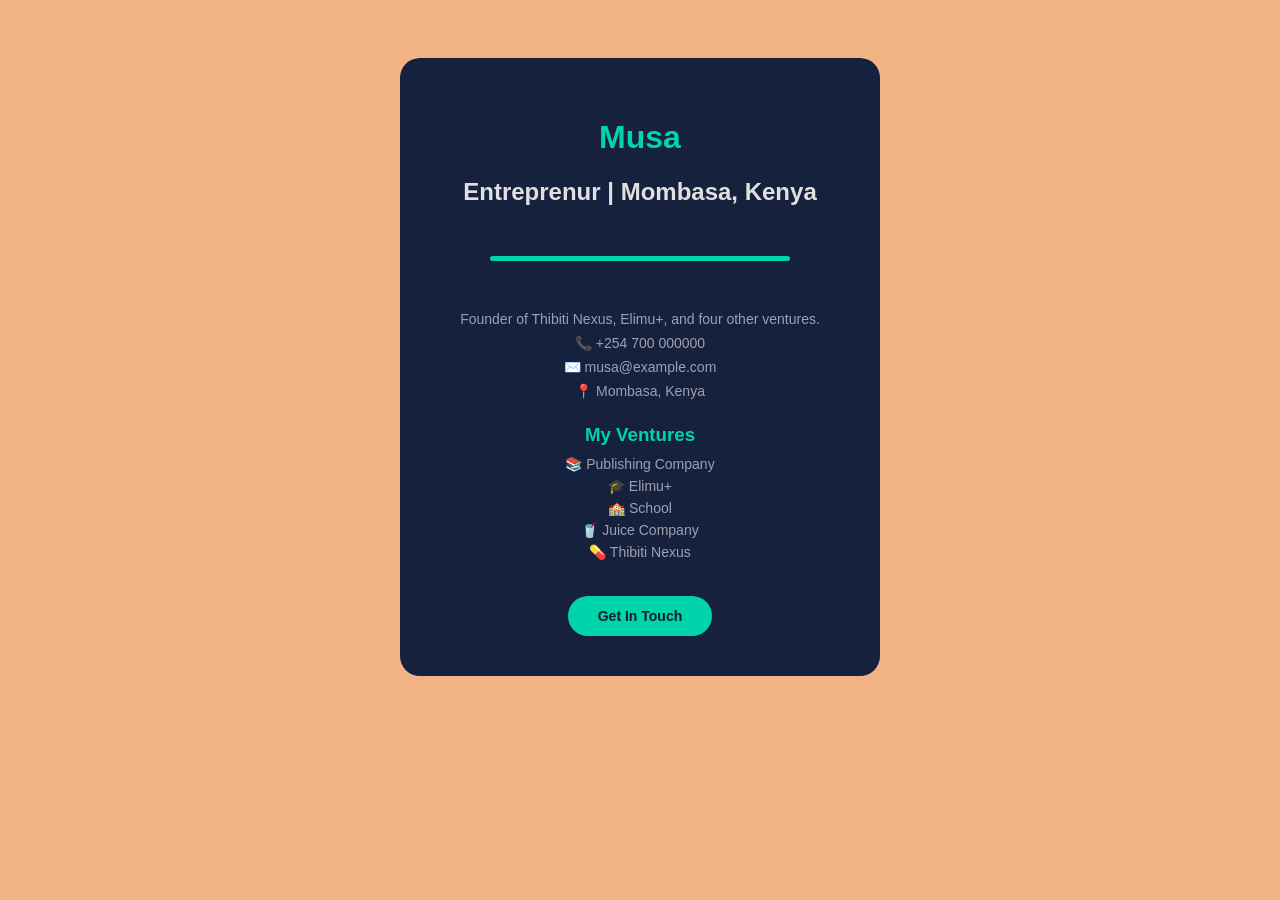
<file: Claude lessons/index.html>
<!DOCTYPE html>
<html lang="en">
<head>
    <meta charset="UTF-8">
    <meta name="viewport" content="width=device-width, initial-scale=1.0">
    <title>Musa | Business Card</title>
    <link rel="stylesheet" href="styles.css">
</head>
<body>
    <div class="card">
        <h1>Musa</h1>
        <h2>Entreprenur | Mombasa, Kenya</h2>
            <hr class="divider">
    <div class="contact">
        <p>Founder of Thibiti Nexus, Elimu+, and four other ventures.</p>
        <p>📞 +254 700 000000</p>
        <p>✉️ musa@example.com</p>
        <p>📍 Mombasa, Kenya</p> 
    </div>
    <div class="businesses">
        <h3>My Ventures</h3>
        <p>📚 Publishing Company</p>
        <p>🎓 Elimu+</p>
        <p>🏫 School</p>
        <p>🥤 Juice Company</p>
        <p>💊 Thibiti Nexus</p>
        <a class="button" href="mailto:musa@example.com">Get In Touch</a>
    </div>
    </div> 
</body>
</html>
</file>
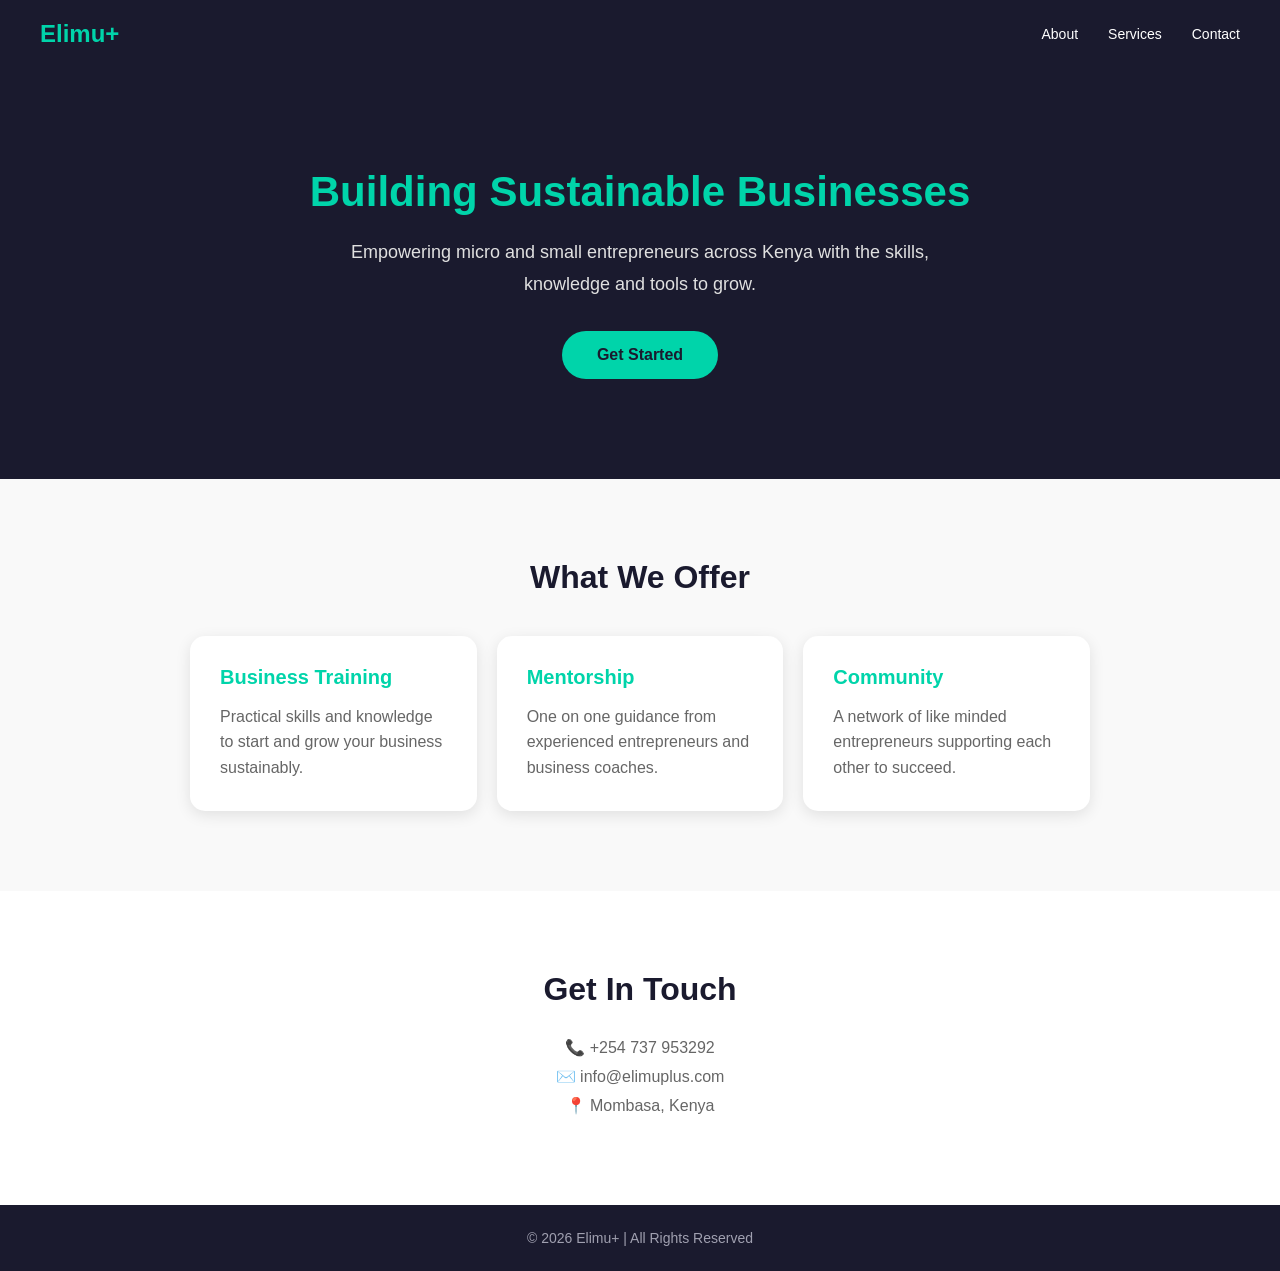
<file: elimu-plus/index.html>
<!DOCTYPE html>
<html lang="en">
<head>
    <meta charset="UTF-8">
    <meta name="viewport" content="width=device-width, initial-scale=1.0">
    <title>Elimu+ | Building Sustainable Businesses</title>
    <link rel="stylesheet" href="css/styles.css">
  </head>

<body>
    <header>
        <nav>
            <h1>Elimu+</h1>
            <ul>
                <li><a href="#about">About</a></li>
                <li><a href="#services">Services</a></li>
                <li><a href="#contact">Contact</a></li>
            </ul>
        </nav>
    </header>

    <section id="hero">
        <h2>Building Sustainable Businesses</h2>
        <p>Empowering micro and small entrepreneurs across Kenya with the skills, knowledge and tools to grow.</p>
        <a class="button" href="#contact">Get Started</a>
    </section>

    <section id="services">
        <h2>What We Offer</h2>
        <div class="services-grid">
            <div class="service-card">
                <h3>Business Training</h3>
                <p>Practical skills and knowledge to start and grow your business sustainably.</p>
            </div>
            <div class="service-card">
                <h3>Mentorship</h3>
                <p>One on one guidance from experienced entrepreneurs and business coaches.</p>
            </div>
            <div class="service-card">
                <h3>Community</h3>
                <p>A network of like minded entrepreneurs supporting each other to succeed.</p>
            </div>
        </div>
    </section>

    <section id="contact">
        <h2>Get In Touch</h2>
        <p>📞 +254 737 953292</p>
        <p>✉️ info@elimuplus.com</p>
        <p>📍 Mombasa, Kenya</p>
    </section>

    <footer>
        <p>© 2026 Elimu+ | All Rights Reserved</p>
    </footer>
</body>
</html>
</file>
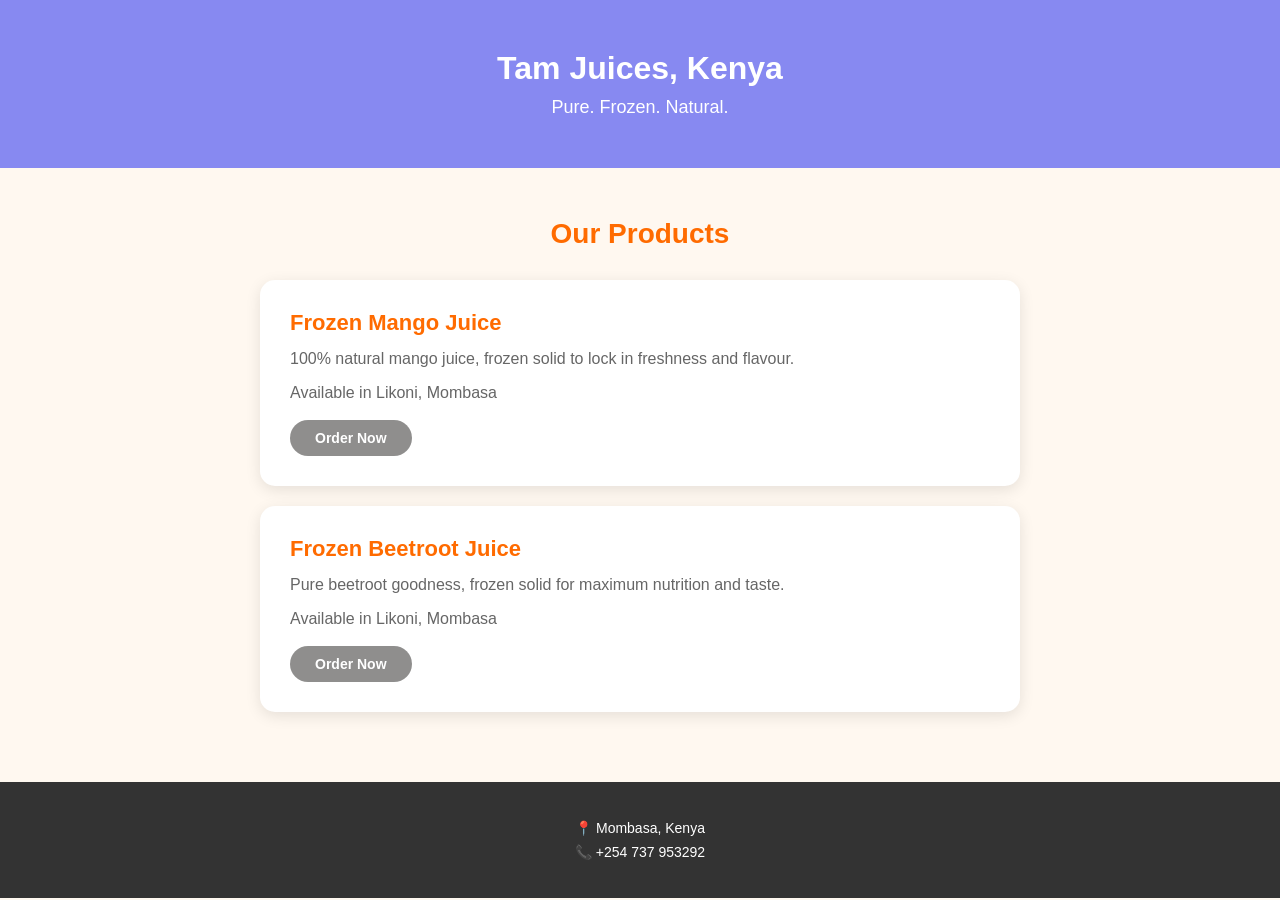
<file: Tam Juices/index.html>
<!DOCTYPE html>
<html lang="en">
<head>
    <meta charset="UTF-8">
    <meta name="viewport" content="width=device-width, initial-scale=1.0">
    <title>Tam Juices Kenya</title>
    <link rel="stylesheet" href="css/styles.css">
</head>
<body>
    
    <header>
      <h1>Tam Juices, Kenya</h1>
      <p>Pure. Frozen. Natural.</p>
    </header>

    <section>
      <h2>Our Products</h2>

      <div class="product">
        <h3>Frozen Mango Juice</h3>
        <p>100% natural mango juice, frozen solid to lock in freshness and flavour.</p>
        <p>Available in Likoni, Mombasa</p>
        <a class="button" href="tel:+254737953292">Order Now</a>
      </div>

      <div class="product">
        <h3>Frozen Beetroot Juice</h3>
        <p>Pure beetroot goodness, frozen solid for maximum nutrition and taste.</p>
        <p>Available in Likoni, Mombasa</p>
        <a class="button" href="tel:+254737953292">Order Now</a>
      </div>

    </section>

    <footer>
      <p>📍 Mombasa, Kenya</p>
      <p>📞 +254 737 953292</p>
    </footer>

</body>
</html>
</file>
<file: Claude lessons/styles.css>
body {
    background-color: #f2b484;
    color: white;
    font-family: Arial, sans-serif;
    text-align: center;
    padding: 50px;
}

h1{
    color:#00d4aa ;
}

h2{
    color: #e0e0e0;
}

.card{
    background-color: #16213e;
    border-radius: 20px;
    padding: 40px;
    max-width: 400px;
    margin: auto;
    text-align: center;
}

.divider {
    border: none;
    border-top: 5px solid #00d4aa;
    margin: 50px;
    border-radius: 5px;
}

.contact p {
    font-size: 14px;
    color: #a0a0b0;
    margin: 8px 0;
}

.businesses {
    margin-top: 25px;
}

.businesses h3 {
    color:#00d4aa;
    margin-bottom: 10px;
}

.businesses p {
    font-size: 14px;
    color: #a0a0b0;
    margin: 6px 0;
}

.button {
    display: inline-block;
    margin-top: 30px;
    padding: 12px 30px;
    background-color: #00d4aa;
    color: #1a1a2e;
    text-decoration: none;
    font-weight: bold;
    font-size: 14px;
    border-radius: 25px;
}
</file>
<file: elimu-plus/css/styles.css>
* {
  margin: 0;
  padding: 0;
  box-sizing: border-box;
}

body {
  font-family: Arial, sans-serif;
  color: #333;
}

/* NAVIGATION */
header {
  background-color: #1a1a2e;
  padding: 20px 40px;
}

nav {
  display: flex;
  justify-content: space-between;
  align-items: center;
}

nav h1 {
  color: #00d4aa;
  font-size: 24px;
}

nav ul {
  list-style: none;
  display: flex;
  gap: 30px;
}

nav ul li a {
  color: white;
  text-decoration: none;
  font-size: 14px;
}

/* HERO SECTION */
#hero {
  background-color: #1a1a2e;
  color: white;
  text-align: center;
  padding: 100px 20px;
}

#hero h2 {
  font-size: 42px;
  color: #00d4aa;
  margin-bottom: 20px;
}

#hero p {
  font-size: 18px;
  color: #e0e0e0;
  max-width: 600px;
  margin: 0 auto 30px auto;
  line-height: 1.8;
}

.button {
  display: inline-block;
  padding: 15px 35px;
  background-color: #00d4aa;
  color: #1a1a2e;
  border-radius: 30px;
  text-decoration: none;
  font-weight: bold;
  font-size: 16px;
}

/* SERVICES SECTION */
#services {
  padding: 80px 40px;
  background-color: #f9f9f9;
}

#services h2 {
  text-align: center;
  font-size: 32px;
  color: #1a1a2e;
  margin-bottom: 40px;
}

.services-grid {
  display: flex;
  gap: 20px;
  max-width: 900px;
  margin: auto;
}

.service-card {
  background-color: white;
  border-radius: 15px;
  padding: 30px;
  flex: 1;
  box-shadow: 0 4px 15px rgba(0,0,0,0.1);
}

.service-card h3 {
  color: #00d4aa;
  margin-bottom: 15px;
  font-size: 20px;
}

.service-card p {
  color: #666;
  line-height: 1.6;
}

/* CONTACT SECTION */
#contact {
  padding: 80px 40px;
  text-align: center;
  background-color: white;
}

#contact h2 {
  font-size: 32px;
  color: #1a1a2e;
  margin-bottom: 30px;
}

#contact p {
  font-size: 16px;
  color: #666;
  margin: 10px 0;
}

/* FOOTER */
footer {
  background-color: #1a1a2e;
  color: #a0a0b0;
  text-align: center;
  padding: 25px;
  font-size: 14px;
}

/* MOBILE RESPONSIVE */
@media (max-width: 600px) {
    nav{
        flex-direction: column;
        gap: 15px;
        text-align: center;
    }

    #hero h2 {
        font-size: 28px;
    }

    #hero p {
        font-size: 16px;
    }

    .services-grid {
        flex-direction: column;
    }

    #services {
        padding: 50px 20px;
    }

    #contact {
        padding: 50px 20px;
    }
}
</file>
<file: Tam Juices/css/styles.css>
* {
  margin: 0;
  padding: 0;
  box-sizing: border-box;
}

body {
  font-family: Arial, sans-serif;
  background-color: #fff8f0;
  color: #333;
}

header {
  background-color: #8789f1;
  color: white;
  text-align: center;
  padding: 50px 20px;
}

header p {
  font-size: 18px;
  margin-top: 10px;
}
section {
  padding: 50px 20px;
  max-width: 800px;
  margin: auto;
}

section h2 {
  text-align: center;
  color: #ff6b00;
  margin-bottom: 30px;
  font-size: 28px;
}

.product {
  background-color: white;
  border-radius: 15px;
  padding: 30px;
  margin-bottom: 20px;
  box-shadow: 0 4px 15px rgba(0,0,0,0.1);
}

.product h3 {
  color: #ff6b00;
  margin-bottom: 10px;
  font-size: 22px;
}

.product p {
  color: #666;
  margin-top: 8px;
  line-height: 1.6;
}
footer {
  background-color: #333;
  color: white;
  text-align: center;
  padding: 30px 20px;
}

footer p {
  margin: 8px 0;
  font-size: 14px;
}
.button {
  display: inline-block;
  margin-top: 15px;
  padding: 10px 25px;
  background-color: #8f8e8d;
  color: white;
  border-radius: 25px;
  text-decoration: none;
  font-weight: bold;
  font-size: 14px;
}
@media (max-width: 600px) {
  header {
    padding: 30px 15px;
  }

  header h1 {
    font-size: 24px;
  }

  section {
    padding: 30px 15px;
  }

  .product {
    padding: 20px;
  }
}
</file>
